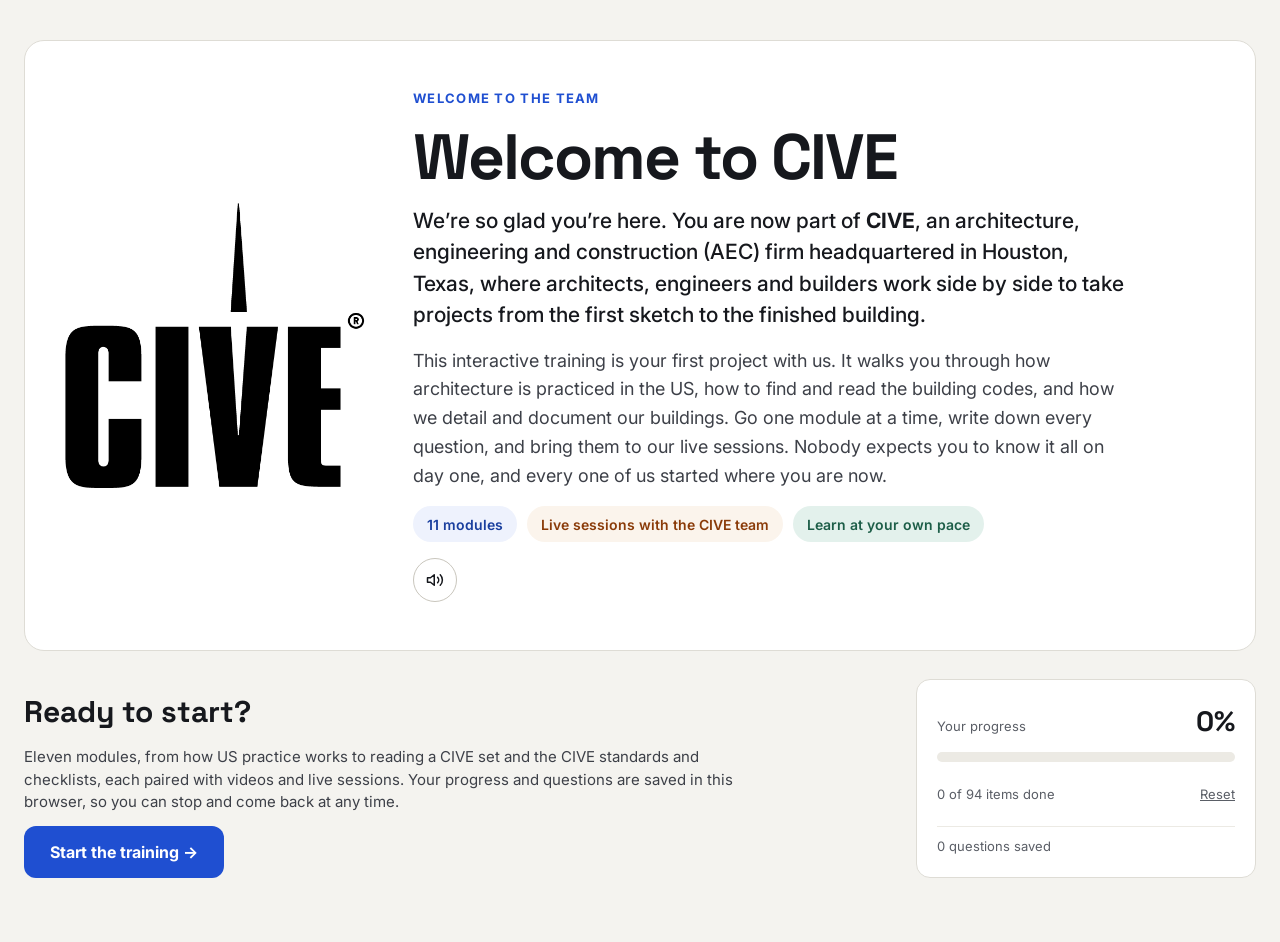
<file: index.html>
<!doctype html>
<html lang="en">
<head>
<meta charset="utf-8">
<meta name="viewport" content="width=device-width, initial-scale=1">
<title>CIVE New Architect Onboarding</title>
<meta name="description" content="CIVE, Inc. onboarding for new architects: US practice, building codes, detailing and design set standards.">
<link rel="icon" type="image/png" href="assets/cive-logo.png">
<link rel="preconnect" href="https://fonts.googleapis.com">
<link href="https://fonts.googleapis.com/css2?family=Inter:wght@400;500;600;700&family=Space+Grotesk:wght@500;600;700&display=swap" rel="stylesheet">
<link rel="stylesheet" href="style.css?v=20261120f">
</head>
<body>
<div id="app"></div>
<noscript><p style="padding:24px">This training needs JavaScript turned on.</p></noscript>
<script>window.SITE_BASE = ""; window.TRAINEE = null;</script>
<script src="data.js?v=20261120f"></script>
<script src="sync.js?v=20261120f"></script>
<script src="app.js?v=20261120f"></script>
</body>
</html>
</file>
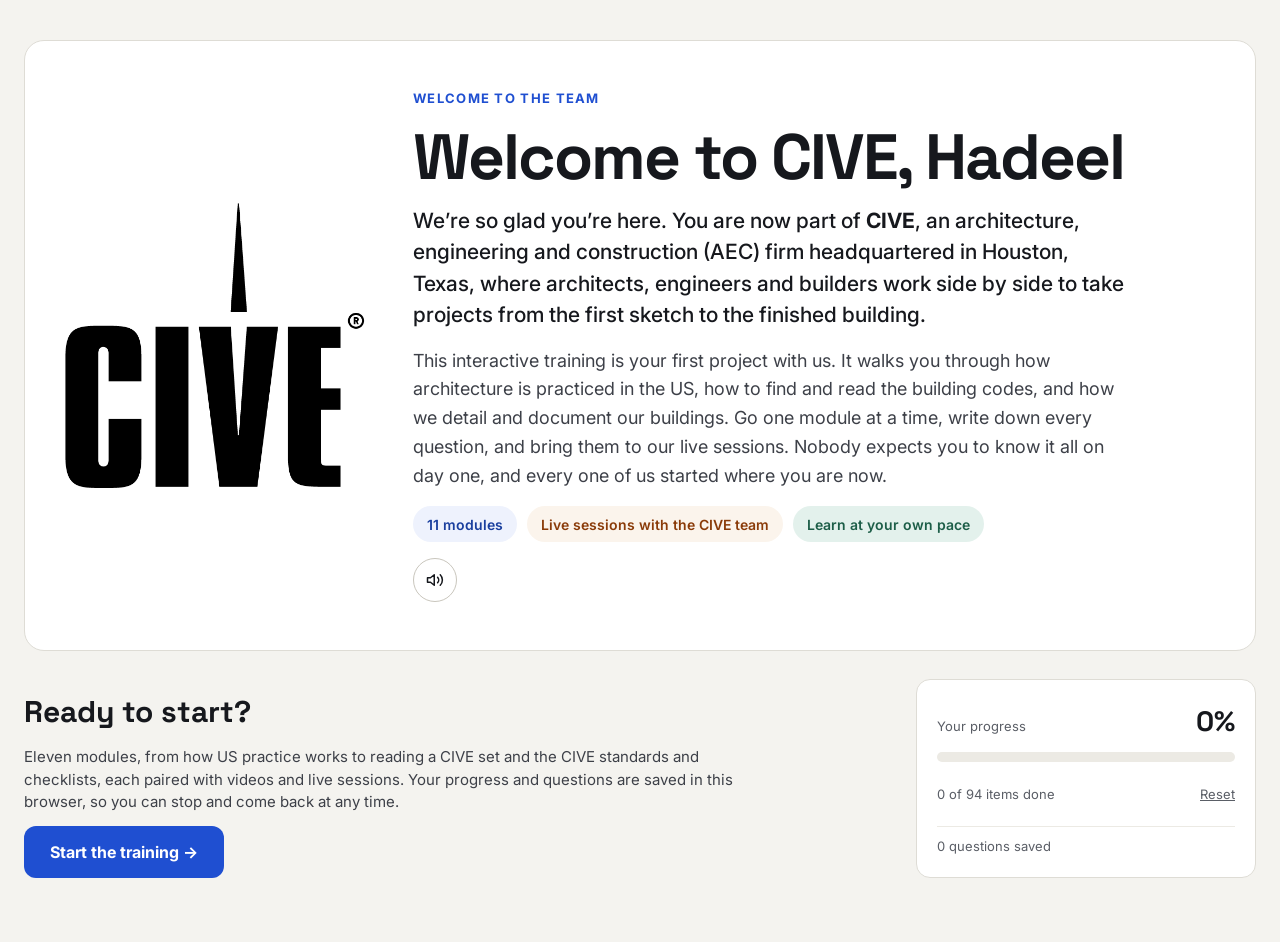
<file: hadeel/index.html>
<!doctype html>
<html lang="en">
<head>
<meta charset="utf-8">
<meta name="viewport" content="width=device-width, initial-scale=1">
<title>CIVE Onboarding · Hadeel</title>
<meta name="description" content="CIVE, Inc. onboarding for new architects: US practice, building codes, detailing and design set standards.">
<link rel="icon" type="image/png" href="../assets/cive-logo.png">
<link rel="preconnect" href="https://fonts.googleapis.com">
<link href="https://fonts.googleapis.com/css2?family=Inter:wght@400;500;600;700&family=Space+Grotesk:wght@500;600;700&display=swap" rel="stylesheet">
<link rel="stylesheet" href="../style.css?v=20261120f">
</head>
<body>
<div id="app"></div>
<noscript><p style="padding:24px">This training needs JavaScript turned on.</p></noscript>
<script>window.SITE_BASE = "../"; window.TRAINEE = "Hadeel";</script>
<script src="../data.js?v=20261120f"></script>
<script src="../sync.js?v=20261120f"></script>
<script src="../app.js?v=20261120f"></script>
</body>
</html>
</file>
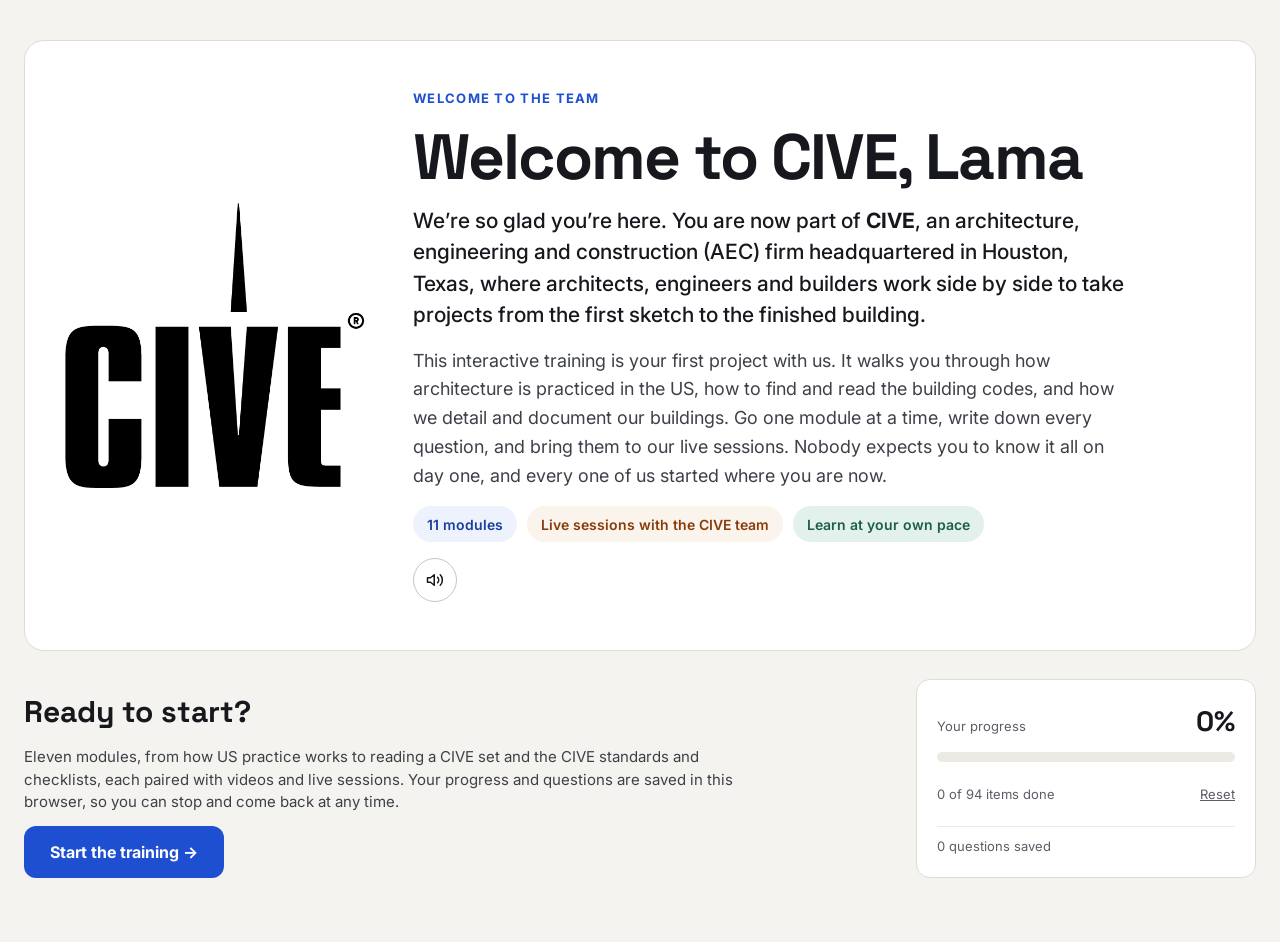
<file: lama/index.html>
<!doctype html>
<html lang="en">
<head>
<meta charset="utf-8">
<meta name="viewport" content="width=device-width, initial-scale=1">
<title>CIVE Onboarding · Lama</title>
<meta name="description" content="CIVE, Inc. onboarding for new architects: US practice, building codes, detailing and design set standards.">
<link rel="icon" type="image/png" href="../assets/cive-logo.png">
<link rel="preconnect" href="https://fonts.googleapis.com">
<link href="https://fonts.googleapis.com/css2?family=Inter:wght@400;500;600;700&family=Space+Grotesk:wght@500;600;700&display=swap" rel="stylesheet">
<link rel="stylesheet" href="../style.css?v=20261120f">
</head>
<body>
<div id="app"></div>
<noscript><p style="padding:24px">This training needs JavaScript turned on.</p></noscript>
<script>window.SITE_BASE = "../"; window.TRAINEE = "Lama";</script>
<script src="../data.js?v=20261120f"></script>
<script src="../sync.js?v=20261120f"></script>
<script src="../app.js?v=20261120f"></script>
</body>
</html>
</file>
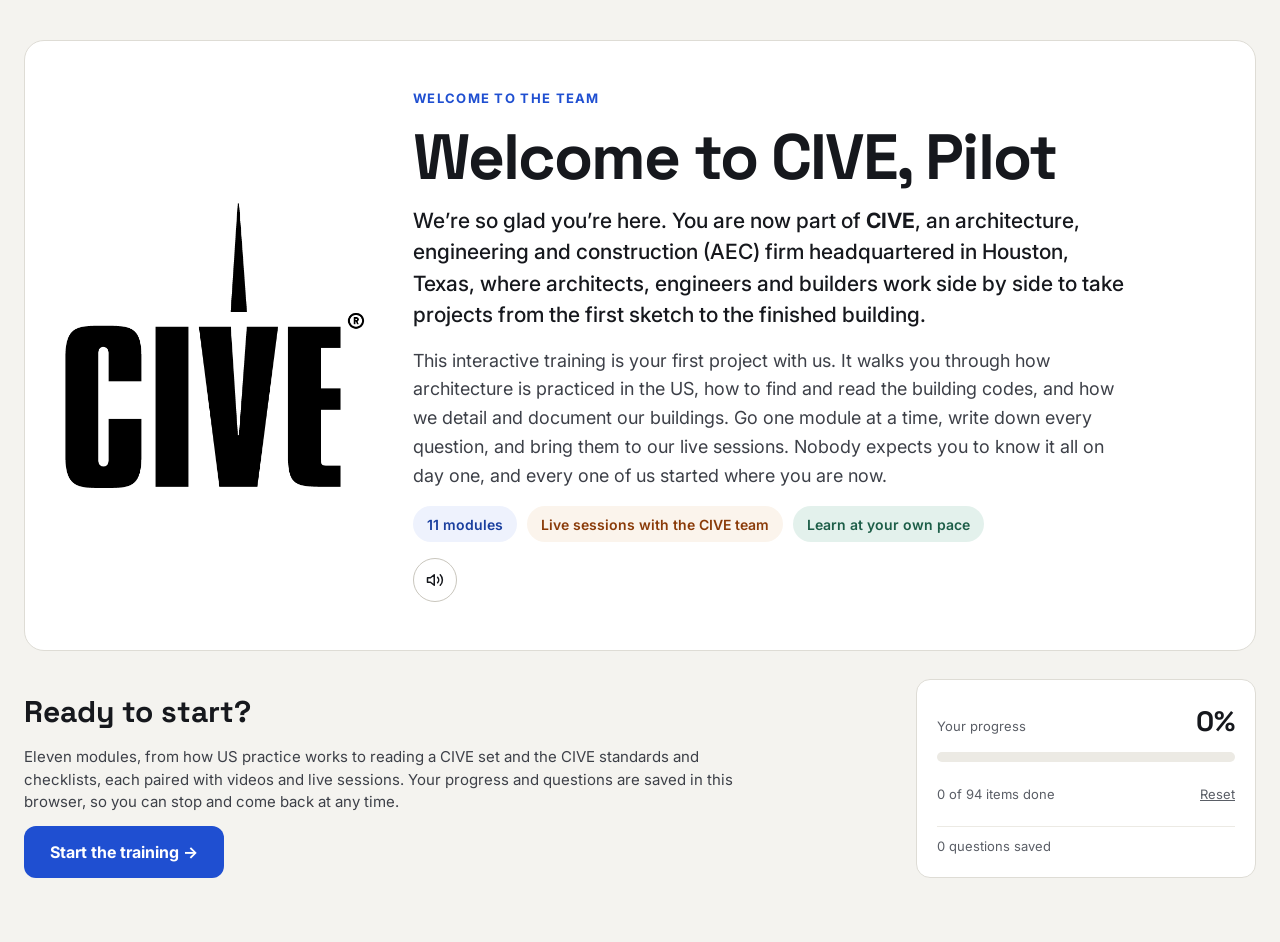
<file: pilot/index.html>
<!doctype html>
<html lang="en">
<head>
<meta charset="utf-8">
<meta name="viewport" content="width=device-width, initial-scale=1">
<title>CIVE Onboarding · Pilot</title>
<meta name="description" content="CIVE, Inc. onboarding for new architects: US practice, building codes, detailing and design set standards.">
<link rel="icon" type="image/png" href="../assets/cive-logo.png">
<link rel="preconnect" href="https://fonts.googleapis.com">
<link href="https://fonts.googleapis.com/css2?family=Inter:wght@400;500;600;700&family=Space+Grotesk:wght@500;600;700&display=swap" rel="stylesheet">
<link rel="stylesheet" href="../style.css?v=20261120f">
</head>
<body>
<div id="app"></div>
<noscript><p style="padding:24px">This training needs JavaScript turned on.</p></noscript>
<script>window.SITE_BASE = "../"; window.TRAINEE = "Pilot";</script>
<script src="../data.js?v=20261120f"></script>
<script src="../sync.js?v=20261120f"></script>
<script src="../app.js?v=20261120f"></script>
</body>
</html>
</file>
<file: style.css>
:root { color-scheme: light; --ink:#16181D; --paper:#F4F3EF; --line:#DEDCD5; --muted:#3D4048; --soft:#5A5E66; --blue:#1F4FD1; --orange:#A3480C; --green:#1D7A55; --red:#B42318; }
* { box-sizing: border-box; }
body { margin:0; background:var(--paper); color:var(--ink); font-family:Inter, system-ui, sans-serif; font-size:15px; line-height:1.5; }
a { color:var(--blue); }
button, textarea { font-family:inherit; }
button:focus-visible, a:focus-visible, textarea:focus { outline:2px solid var(--blue); outline-offset:2px; }
.wrap { max-width:1280px; margin:0 auto; padding:40px 24px 64px; display:flex; flex-direction:column; gap:28px; }
.card-box { background:#fff; border:1px solid var(--line); border-radius:16px; }
.eyebrow { font-size:13px; font-weight:700; letter-spacing:.1em; text-transform:uppercase; color:var(--blue); }
.eyebrow.grey { color:var(--soft); }
.muted { margin:0; color:var(--muted); max-width:720px; }
.muted-s { font-size:13px; color:var(--soft); }
h1, h2, h3 { margin:0; }
/* intro */
.intro { position:fixed; inset:0; z-index:50; background:#16181D; display:flex; align-items:center; justify-content:center; }
.intro video { width:100%; height:100%; object-fit:contain; background:#16181D; }
.intro-btns { position:absolute; right:24px; bottom:24px; display:flex; flex-wrap:wrap; gap:12px; justify-content:flex-end; }
.soundbtn { min-height:48px; padding:0 22px; border-radius:999px; border:none; background:#1F4FD1; color:#fff; font-weight:700; font-size:15px; cursor:pointer; box-shadow:0 8px 24px rgba(0,0,0,.25); }
.soundbtn[hidden] { display:none; }
.skip { min-height:48px; padding:0 22px; border-radius:999px; border:none; background:#fff; color:var(--ink); font-weight:700; font-size:15px; cursor:pointer; }
/* welcome */
.welcome { padding:48px 40px; display:flex; flex-wrap:wrap; gap:48px; align-items:center; border-radius:20px; }
.w-logo { flex:0 1 300px; min-width:200px; display:flex; justify-content:center; }
.w-logo img { width:100%; max-width:300px; height:auto; }
.w-text { flex:1 1 520px; min-width:0; display:flex; flex-direction:column; gap:16px; }
.w-title { font-family:'Space Grotesk', Inter, sans-serif; font-size:64px; line-height:1; letter-spacing:-.03em; }
.w-lead { margin:0; font-size:21px; line-height:1.5; font-weight:500; max-width:720px; }
.w-body { margin:0; font-size:18px; line-height:1.6; color:var(--muted); max-width:720px; }
.chips { display:flex; flex-wrap:wrap; gap:10px; }
.chip { display:inline-flex; align-items:center; min-height:36px; padding:0 14px; border-radius:999px; font-size:14px; font-weight:600; }
.c-blue { background:#EEF2FD; color:#1A3F9E; } .c-orange { background:#FBF4EC; color:#8A3B09; } .c-green { background:#E3F1EC; color:#1D5E48; }
.iconbtn { display:inline-flex; align-items:center; justify-content:center; width:44px; height:44px; border-radius:999px; border:1px solid #C9C6BD; background:#fff; color:var(--ink); cursor:pointer; }
/* header + progress */
.head { display:flex; flex-wrap:wrap; gap:24px; align-items:flex-end; justify-content:space-between; }
.head-left { display:flex; flex-direction:column; gap:12px; flex:1 1 520px; min-width:0; }
.ready { font-family:'Space Grotesk', Inter, sans-serif; font-size:30px; }
.t-title { font-family:'Space Grotesk', Inter, sans-serif; font-size:44px; line-height:1.05; letter-spacing:-.02em; }
.progress { flex:0 1 340px; min-width:260px; padding:20px; display:flex; flex-direction:column; gap:10px; border-radius:14px; }
.pc-top { display:flex; justify-content:space-between; align-items:baseline; }
.pct { font-family:'Space Grotesk', Inter, sans-serif; font-size:28px; font-weight:700; }
.bar { height:10px; background:#ECEAE4; border-radius:99px; overflow:hidden; } .bar-fill { height:100%; background:var(--blue); border-radius:99px; }
.pc-row { display:flex; justify-content:space-between; align-items:center; gap:8px; flex-wrap:wrap; font-size:13px; color:var(--soft); }
.pc-q { border-top:1px solid #ECEAE4; padding-top:10px; }
.linkbtn { border:none; background:none; color:var(--soft); font-size:13px; text-decoration:underline; cursor:pointer; min-height:44px; padding:0; }
.pc-mail { font-weight:600; font-size:13px; }
.primary { min-height:44px; padding:0 18px; border-radius:10px; border:none; background:var(--blue); color:#fff; font-weight:600; cursor:pointer; }
.primary.big { min-height:52px; padding:0 26px; border-radius:12px; font-size:16px; font-weight:700; }
.ghost { min-height:44px; padding:0 16px; border-radius:10px; border:1px solid #C9C6BD; background:#fff; color:var(--ink); font-weight:600; font-size:14px; cursor:pointer; }
.dark { min-height:44px; padding:0 16px; border-radius:10px; border:none; background:var(--ink); color:#fff; font-weight:600; font-size:14px; cursor:pointer; }
/* training */
.upnext { display:flex; flex-wrap:wrap; align-items:center; gap:16px; background:var(--ink); color:#fff; text-decoration:none; border-radius:14px; padding:18px 22px; }
.un-ic { display:inline-flex; align-items:center; justify-content:center; width:44px; height:44px; border-radius:99px; background:var(--blue); flex:none; }
.un-t { display:flex; flex-direction:column; flex:1 1 300px; min-width:0; } .un-e { font-size:12px; font-weight:600; letter-spacing:.08em; text-transform:uppercase; color:#B9BDC6; } .un-n { font-size:17px; font-weight:600; } .un-w { font-size:14px; color:#B9BDC6; }
.layout { display:flex; flex-wrap:wrap; gap:28px; align-items:flex-start; }
.nav { flex:1 1 280px; max-width:340px; min-width:0; display:flex; flex-direction:column; gap:8px; }
.navbtn { display:flex; align-items:center; gap:12px; width:100%; min-height:56px; padding:10px 12px; border-radius:12px; cursor:pointer; color:var(--ink); border:1px solid var(--line); background:#fff; text-align:left; }
.navbtn.on { border-color:var(--blue); background:#EEF2FD; }
.num { flex:none; width:32px; height:32px; border-radius:99px; display:inline-flex; align-items:center; justify-content:center; font-weight:700; font-size:14px; background:#ECEAE4; }
.num.cur { background:var(--blue); color:#fff; } .num.done { background:var(--green); color:#fff; }
.nav-t { display:flex; flex-direction:column; min-width:0; } .nav-n { font-weight:600; line-height:1.3; } .nav-m { font-size:12.5px; color:var(--soft); }
.main { flex:999 1 560px; min-width:0; display:flex; flex-direction:column; gap:20px; }
.mod { padding:28px; display:flex; flex-direction:column; gap:14px; }
.m-title { font-family:'Space Grotesk', Inter, sans-serif; font-size:30px; line-height:1.15; }
.note { margin-top:6px; background:#FFF6D6; border:1px solid #E8CF7A; border-radius:10px; padding:10px 12px; font-size:13.5px; color:#4D3A00; }
.note-red { background:#FEECEB; border-color:#F4B4AE; color:#7A1810; }
.big-note { font-size:14px; padding:14px 16px; border-radius:12px; }
.res { display:flex; flex-wrap:wrap; gap:14px; align-items:center; background:#F7F6F2; border:1px solid var(--line); border-radius:12px; padding:14px 16px; }
.res-t { display:flex; flex-direction:column; gap:2px; flex:1 1 280px; min-width:0; } .res-n { font-weight:600; }
.live { background:#FBF4EC; border:1px solid #EBD3BC; border-radius:12px; padding:16px 18px; display:flex; flex-direction:column; gap:4px; }
.live-e { font-size:12px; font-weight:700; letter-spacing:.08em; text-transform:uppercase; color:var(--orange); } .live-n { font-weight:600; } .live-d { font-size:13px; color:#6B5240; }
.list { display:flex; flex-direction:column; gap:10px; } .list-h { display:flex; justify-content:space-between; align-items:baseline; flex-wrap:wrap; gap:8px; } .list-h h3 { font-size:17px; }
.empty { background:#fff; border:1px dashed #C9C6BD; border-radius:12px; padding:20px; color:var(--muted); }
.vcard { display:flex; flex-direction:column; gap:14px; padding:16px 18px; border-radius:12px; border:1px solid var(--line); background:#fff; }
.vcard.is-after { border-color:#EBD3BC; } .vcard.is-done { border-color:#CFE3DA; background:#F3F9F6; }
.vrow { display:flex; flex-wrap:wrap; align-items:center; gap:16px; }
.check { width:44px; height:44px; flex:none; border-radius:10px; cursor:pointer; display:inline-flex; align-items:center; justify-content:center; border:2px solid #A9A59A; background:#fff; padding:0; }
.check.on { border-color:var(--green); background:var(--green); }
.vtext { display:flex; flex-direction:column; gap:3px; flex:1 1 280px; min-width:0; }
.vmeta { display:flex; flex-wrap:wrap; gap:8px; align-items:center; }
.step { font-size:12px; font-weight:700; color:var(--soft); } .step-after { color:var(--orange); }
.tag { font-size:12px; font-weight:600; padding:2px 8px; border-radius:99px; }
.vtitle { font-weight:600; font-size:16px; line-height:1.35; } .vtitle.red { color:var(--red); font-weight:700; }
.why { font-size:13.5px; color:#4A4E57; }
.vbtns { display:flex; flex-wrap:wrap; gap:8px; flex:none; }
.qabtn { display:inline-flex; align-items:center; min-height:44px; padding:0 14px; border-radius:10px; cursor:pointer; font-weight:600; font-size:14px; border:1px solid #C9C6BD; background:#fff; color:var(--ink); }
.qabtn.on { background:var(--ink); color:#fff; border-color:var(--ink); }
.watch { display:inline-flex; align-items:center; gap:8px; min-height:44px; padding:0 16px; border-radius:10px; border:1px solid #C9D3F2; background:#F1F4FD; color:var(--blue); font-weight:600; font-size:14px; text-decoration:none; flex:none; }
.soon { display:inline-flex; align-items:center; min-height:44px; padding:0 14px; border-radius:10px; border:1px dashed #C9C6BD; color:var(--soft); font-size:13px; }
.qa { margin-left:60px; border-top:1px solid #ECEAE4; padding-top:14px; display:flex; flex-direction:column; gap:10px; }
.qa-h { font-size:12px; font-weight:700; letter-spacing:.08em; text-transform:uppercase; color:var(--soft); }
.q { display:flex; align-items:flex-start; gap:10px; background:#F7F6F2; border-radius:10px; padding:10px 12px; }
.q-q { font-weight:700; color:var(--blue); } .q-t { flex:1; min-width:0; white-space:pre-wrap; font-size:14px; } .q-d { font-size:12px; color:var(--soft); }
.q-x { width:32px; height:32px; border:none; background:none; color:var(--soft); cursor:pointer; border-radius:8px; }
.qa-l { font-size:13px; font-weight:600; color:var(--muted); }
.qa textarea { width:100%; border:1px solid #C9C6BD; border-radius:10px; padding:10px 12px; font-size:14px; resize:vertical; }
.qa-act { display:flex; flex-wrap:wrap; gap:10px; align-items:center; }
.pager { display:flex; flex-wrap:wrap; gap:12px; }
.foot { font-size:13px; color:var(--soft); }
@media (max-width: 640px) { .qa { margin-left:0; } .w-title { font-size:44px; } .t-title { font-size:34px; } .welcome { padding:28px 20px; } }

.sublink { margin-top:6px; padding:10px 12px; border-radius:10px; }
.m-head { display:flex; flex-wrap:wrap; gap:16px; align-items:flex-start; justify-content:space-between; }
.m-head-t { display:flex; flex-direction:column; gap:14px; flex:1 1 320px; min-width:0; }
.quick { flex:0 1 280px; min-width:0; display:flex; flex-direction:column; gap:8px; background:#F1F4FD; border:1px solid #C9D3F2; border-radius:12px; padding:12px 14px; }
.quick-h { font-size:12px; font-weight:700; letter-spacing:.08em; text-transform:uppercase; color:#1A3F9E; }
.quick a { display:flex; flex-direction:column; gap:1px; text-decoration:none; padding:6px 0; }
.quick-l { font-weight:600; font-size:14px; color:#1F4FD1; text-decoration:underline; }
.quick-n { font-size:12.5px; color:#4A4E57; }
.watch.alt { background:#fff; }
.vlist { margin-top:6px; background:#F6F8FE; border:1px solid #C9D3F2; border-radius:10px; padding:12px 14px; }
.vlist-h { font-weight:700; font-size:14px; color:#1A3F9E; margin-bottom:6px; }
.vlist ul { margin:0; padding-left:20px; display:flex; flex-direction:column; gap:4px; }
.vlist li { font-size:13.5px; color:#3D4048; }
.vlist ul.vsub { margin:4px 0 0; padding-left:20px; gap:2px; list-style:circle; }
</file>
